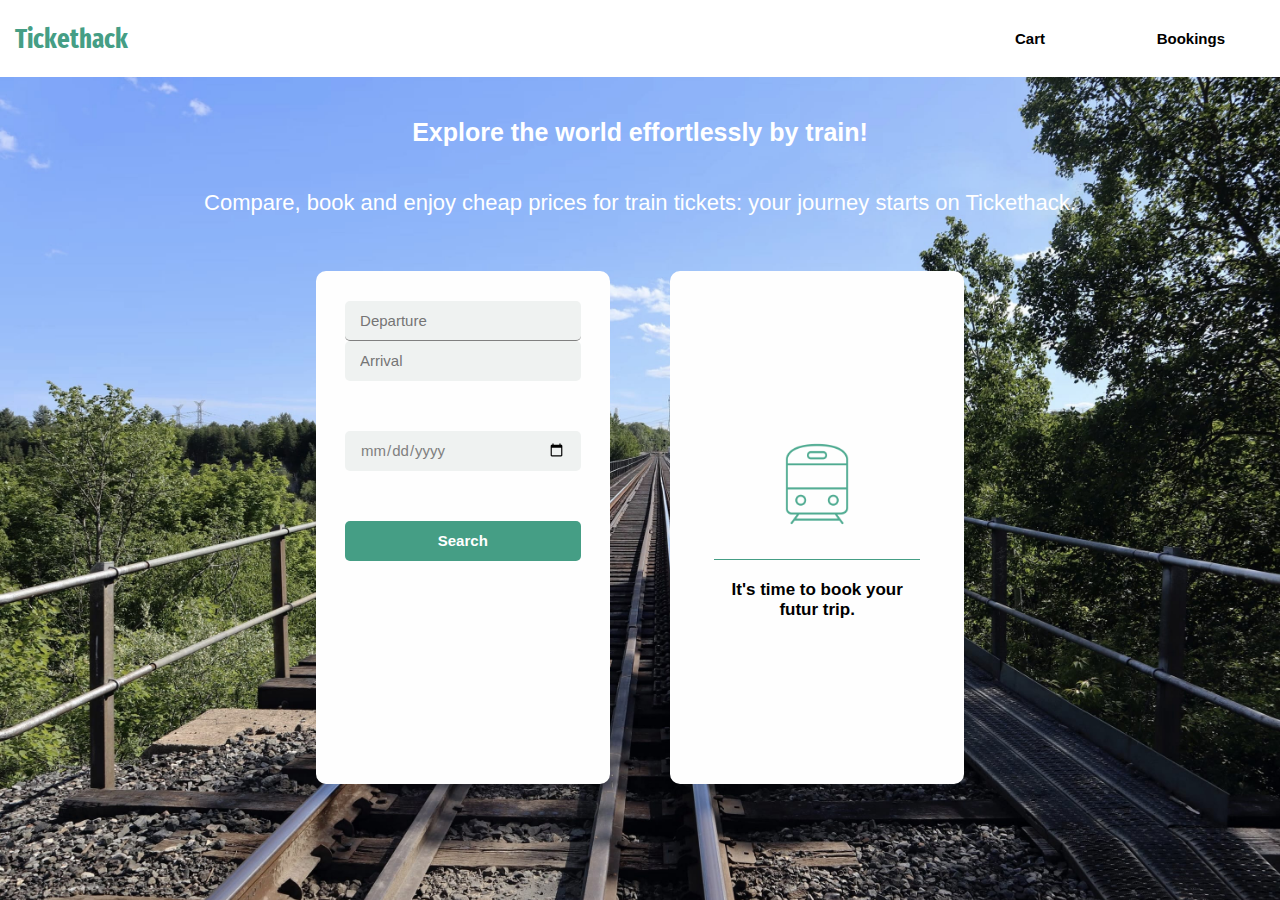
<file: index.html>
<!DOCTYPE html>
<html lang="en">
<head>
    <meta charset="UTF-8">
    <meta name="viewport" content="width=device-width, initial-scale=1.0">
    <title>Tickethack | Home</title>
    <link rel="stylesheet" href="style.css"/>
</head>
<body>
    <header>
        <div>
            <a href="index.html"><h1 id="logo">Tickethack</h1></a>
        </div>
        <div id="pages">
            <a href="cart.html"><h2 class="onglet">Cart</h2></a>
            <a href="booking.html"><h2 class="onglet">Bookings</h2></a>
        </div>
    </header>
    <container>
        <div id="titres">
            <h2>Explore the world effortlessly by train!</h2>
            <h2 id="sentence2">Compare, book and enjoy cheap prices for train tickets: your journey starts on Tickethack.</h2>
        </div>
        <div id="columns-container">
            <div id="colonne-gauche">
                <div id="tripSearch"  class="boite-blanche">
                    <input id="search-departure" class="champ input" type="text" placeholder="Departure" />
                    <input id="search-arrival" class="champ input" type="text" placeholder="Arrival" />
                    <input id="search-date" class="champ input" type="date" />
                    <button id="search-button" class="champ" type="button">Search</button>
                </div>
            </div>
            <div id="colonne-droit">
                <div id="trips-container" class="boite-blanche">
                    <img id="image-train" src="images/train.png"/>
                    <h2 id="phrase-train">It's time to book your futur trip.</h2>
                </div>
            </div>
        </div>
    </container>
 
    <script src="script.js"></script>
</body>
</html>
</file>
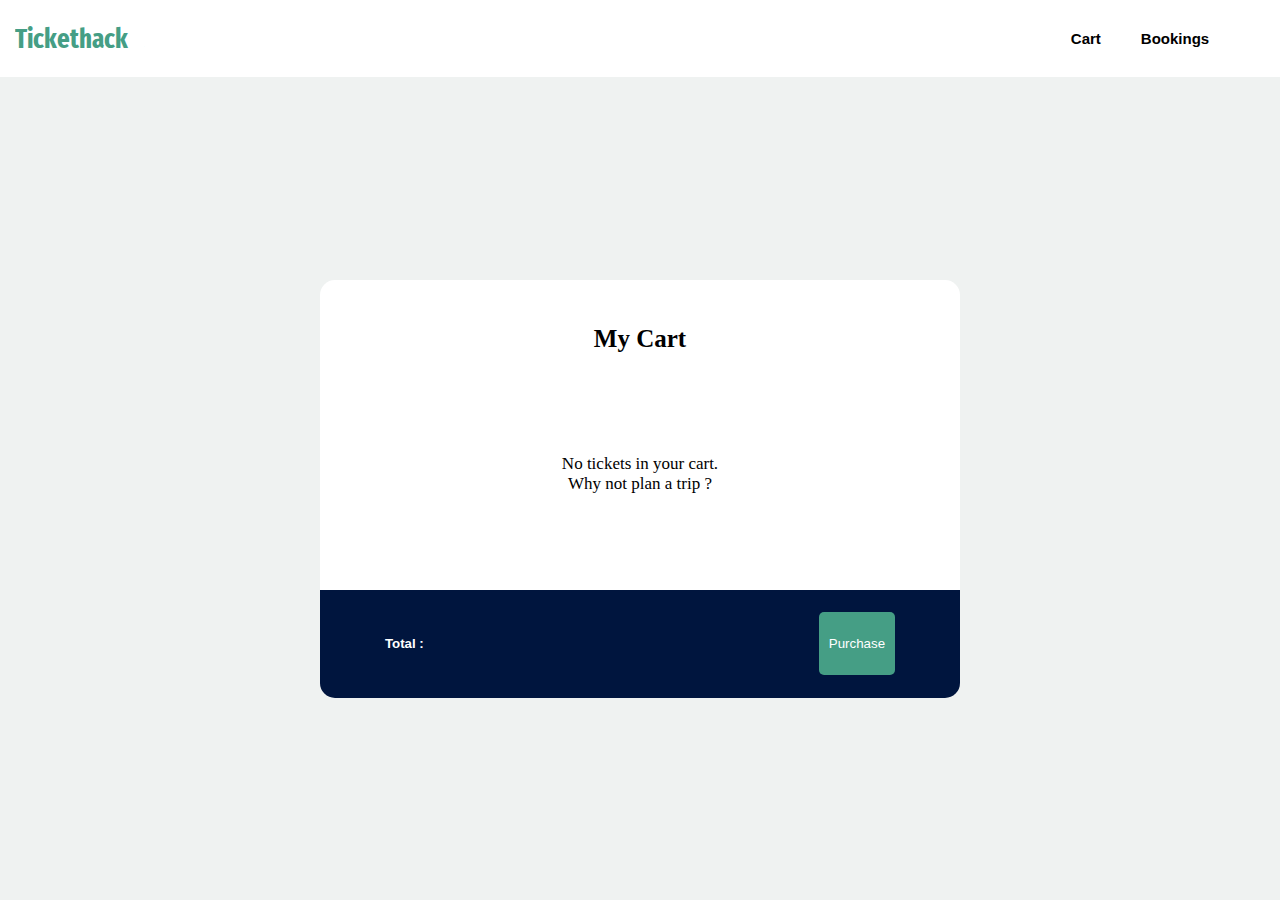
<file: cart.html>
<!DOCTYPE html>
<html lang="en">
<head>
    <meta charset="UTF-8">
    <meta name="viewport" content="width=device-width, initial-scale=1.0">
    <title>Tickethack | Cart</title>
    <link rel="stylesheet" href="stylecart.css"/>
    <link href="fonts/FiraSansExtraCondensed-Bold.ttf" rel="fonts">
</head>
<body>
    <header>
        <div>
            <a href="index.html"><h1 id="logo">Tickethack</h1></a>
        </div>
        <div id="pages">
            <h2 class="onglet">Cart</h2>
            <a href="booking.html"><h2 class="onglet">Bookings</h2></a>
        </div>
    </header>
    <container>
        <div id="tripscart">
        <h3>My Cart</h3>
        <div id="notickets-msg">No tickets in your cart.<br> Why not plan a trip ?</div>
        </div>
        <div id="cart-footer">
            <h5>Total : </h5>
            <div id="totalCount"></div>
            <button id="purchase-button" type="button">Purchase</button>
        </div>
        
    </container>

    <script src="cart.js"></script>
</body>
</html>
</file>
<file: style.css>
@import url('https://fonts.googleapis.com/css2?family=Fira+Sans+Extra+Condensed:ital,wght@0,100;0,200;0,300;0,400;0,500;0,600;0,700;0,800;0,900;1,100;1,200;1,300;1,400;1,500;1,600;1,700;1,800;1,900&family=PT+Serif:ital,wght@0,400;0,700;1,400;1,700&family=Space+Mono&display=swap');

body {
    margin: auto;
    display: grid;
    grid-template-rows: repeat(14, 1fr);
    grid-template-columns: repeat(14, 1fr);
    height: 100vh;
}

*{
    box-sizing: border-box;
}

header {
    grid-row-start: 1;
    grid-row-end: 2;
    grid-column-start: 1;
    grid-column-end: 15;
    background-color: white;
    padding: 10px 15px;
    display: flex;
    flex-direction: row;
    justify-content: space-between;
    align-items: center;
}

#logo {
    display: flex;
    margin-left: 0px;
    height: 100%;
    text-align: center;
    justify-content: center;
    font-family: "Fira Sans Extra Condensed";
    font-style: normal;
    color: #459e85;
}

.onglet {
    margin: 20px;
    font-size: 15px;
}

a, a:visited {
    color: black;
    text-decoration: none;
}

#pages {
    display: flex;
    flex-direction: row;
    justify-content: space-between;
    align-items: center;
    margin-right: 20px;
    width: 250px;
    height: 100%;
    font-family: 'Lucida Sans', 'Lucida Sans Regular', 'Lucida Grande', 'Lucida Sans Unicode', Geneva, Verdana, sans-serif;
}

h1 {
    font-size: 27px;
    margin: auto;
}

h2 {
    font-size: 25px;
    margin: 0;
    text-align: center;
    font-family: 'Trebuchet MS', 'Lucida Sans Unicode', 'Lucida Grande', 'Lucida Sans', Arial, sans-serif;
    font-style: bold;
}

#sentence2 {
    font-size: 22px;
    font-weight: 200;
}

container {
    grid-row-start: 2;
    grid-row-end: 15;
    grid-column-start: 1;
    grid-column-end: 15;
    background-image: url('images/background.jpg');
    background-size: cover;
}

#colonne-gauche {
    display: flex;
    justify-content: right;
    align-items: center;
    padding: 0 30px;
    width: 50%;
    align-items: right;
}

#search-departure {
    border-bottom: 1px solid grey;
}

#search-arrival {
    margin-bottom: 50px;
}

#search-button {
    background-color: #459e85;
    color: white;
    margin-top: 50px;
    font-weight: bold;
}

#search-button:hover {
    background-color: #79d4bb;
    cursor: pointer;
}

#colonne-droit {
    display: flex;
    justify-content: left;
    align-items: center;
    padding: 0 30px;
    width: 50%;
    align-items: left;
}

#tripSearch {
    display: flex;
    flex-direction: column;
    padding: 30px 0;
    justify-content: top;
    align-items: center;
}

.champ {
    display: flex;
    flex-direction: column;
    justify-content: center;
    width: 80%;
    height: 40px;
    padding: 15px;
    background-color: #eff2f1;
    border: 0;
    border-radius: 5px;
    font-family: 'Trebuchet MS', 'Lucida Sans Unicode', 'Lucida Grande', 'Lucida Sans', Arial, sans-serif;
    font-size: 15px;
    color: grey
}

.input:hover {
    background-color: rgb(218, 218, 218);
}

.input:focus {
    background-color: rgb(218, 218, 218);
    border: 2px solid;
    border-color: blue;
}

#trips-container {
    display: flex;
    flex-direction: column;
    justify-content: center;
    align-items: center;
    overflow: auto;
}

#book-button:hover {
    cursor: pointer;
    background-color: #79d4bb;
}

#phrase-train {
    width: 70%;
    border-top: 1px solid #459e85;
    padding-top: 20px;
    font-size: 17px;
}

#image-train {
    width: 100px;
    height: 100px;
    margin-bottom: 25px;
}

.boite-blanche {
    width: 23vw;
    height: 57vh;
    border-radius: 10px;
    background-color: #fefefe;
    overflow: auto;
}

.row {
    width: 85%;
    height: 45px;
    margin: 10px;
    padding: 10px 4px;
    display: flex;
    border-radius: 5px;
    justify-content: space-around;
    flex-direction: row;
    background-color: #eff2f1;
    font-family: 'Trebuchet MS';
    font-size: 13px;
}

p {
    margin: 0 8px;
}

#book-button {
    border-radius: 5px;
    background-color: #459e85;
    color: white;
    border: 0px;
    display: block;
}


#titres {
    display: flex;
    flex-direction: column;
    justify-content: space-around;
    height: 20vh;
    text-align: center;
    color: white;
    padding: 20px;
    font-family: "Space Mono";
}

#columns-container {
    display: flex;
    flex-direction: row;
    height: 60vh;
}
</file>
<file: stylecart.css>
@import url('https://fonts.googleapis.com/css2?family=Fira+Sans+Extra+Condensed:ital,wght@0,100;0,200;0,300;0,400;0,500;0,600;0,700;0,800;0,900;1,100;1,200;1,300;1,400;1,500;1,600;1,700;1,800;1,900&family=PT+Serif:ital,wght@0,400;0,700;1,400;1,700&family=Space+Mono&display=swap');

body {
    margin: auto;
    display: grid;
    grid-template-rows: repeat(14, 1fr);
    grid-template-columns: repeat(14, 1fr);
    height: 100vh;
}

header {
    grid-row-start: 1;
    grid-row-end: 2;
    grid-column-start: 1;
    grid-column-end: 15;
    background-color: white;
    padding: 10px 15px;
    display: flex;
    flex-direction: row;
    justify-content: space-between;
    align-items: center;
}

#logo {
    display: flex;
    margin-left: 0px;
    height: 100%;
    text-align: center;
    justify-content: center;
    font-family: "Fira Sans Extra Condensed";
    font-style: normal;
    color: #459e85;
}

.onglet {
    margin: 20px;
    font-size: 15px;
}

#pages {
    display: flex;
    flex-direction: row;
    justify-content: center;
    align-items: center;
    margin: 0;
    width: 250px;
    height: 100%;
    font-family: 'Lucida Sans', 'Lucida Sans Regular', 'Lucida Grande', 'Lucida Sans Unicode', Geneva, Verdana, sans-serif;
}

container {
    
    display: flex;
    flex-direction: column;
    justify-content: center;
    align-items: center;
    grid-row-start: 2;
    grid-row-end: 15;
    grid-column-start: 1;
    grid-column-end: 15;
    background-size: cover;
    background-color: #eff2f1;

}

#tripscart {
    display: flex;
    flex-direction: column;
    justify-content: center;
    padding: 20px 0;
    width: 50vw;
    height: 30vh;
    align-items: center;
    background-color: white;
    border-radius: 15px 15px 0 0;
    max-height: 60vh;
}

h1 {
    font-size: 27px;
    margin: auto;
}

h2 {
    font-size: 25px;
    margin: 0;
    text-align: center;
    font-family: 'Trebuchet MS', 'Lucida Sans Unicode', 'Lucida Grande', 'Lucida Sans', Arial, sans-serif;
    font-style: bold;
}

h3 {
    color: black;
    font-family: 'Trebuchet MS';
    font-size: 25px;
}

a, a:visited {
    color: black;
    text-decoration: none;
}

#notickets-msg {
    height: 100%;
    margin-top: 25px;
    margin-bottom: 25px;
    display: flex;
    justify-content: center;
    align-items: center;
    font-family: 'Trebuchet MS';
    font-size: 17px;
    text-align: center;
}

#cart-footer {
    display: flex;
    flex-direction: row;
    justify-content: center;
    align-items: center;
    background-color: #00153e;
    height: 12vh;
    width: 50vw;
    border-radius: 0 0 15px 15px;
}

h5 {
    margin-right: 15px;
    font-family: 'Trebuchet MS', 'Lucida Sans Unicode', 'Lucida Grande', 'Lucida Sans', Arial, sans-serif;
    color: white;
}

#totalCount {
    margin-right: 380px;
    color: white;
}


.row {
    width: 85%;
    height: 50px;
    margin: 10px;
    padding: 10px 4px;
    display: flex;
    border-radius: 5px;
    justify-content: space-around;
    align-items: center;
    flex-direction: row;
    background-color: #f5eeee;
    font-family: 'Trebuchet MS';
    font-size: 13px;
}

p {
    margin: 5px;
    font-family: 'Trebuchet MS';
    font-size: 16px;
}

#delete-button {
    padding: 10px;
    font-size: 10px;
    border-radius: 5px;
    width: 15px;
    height: 5vh;
    background-color: #459e85;
    color: white;
    border: 0px;
    text-align: center;
    display: block;
    cursor: pointer;
}

#purchase-button {
    border-radius: 5px;
    padding: 0 10px;
    height: 7vh;
    background-color: #459e85;
    color: white;
    border: 0px;
    display: block;
    cursor: pointer;
}


#titres {
    height: 20%;
    text-align: center;
    color: white;
}

#columns-container {
    display: flex;
    flex-direction: row;
    height: 50%;
    border: 1px solid black;
    background-color: green;
}
</file>
